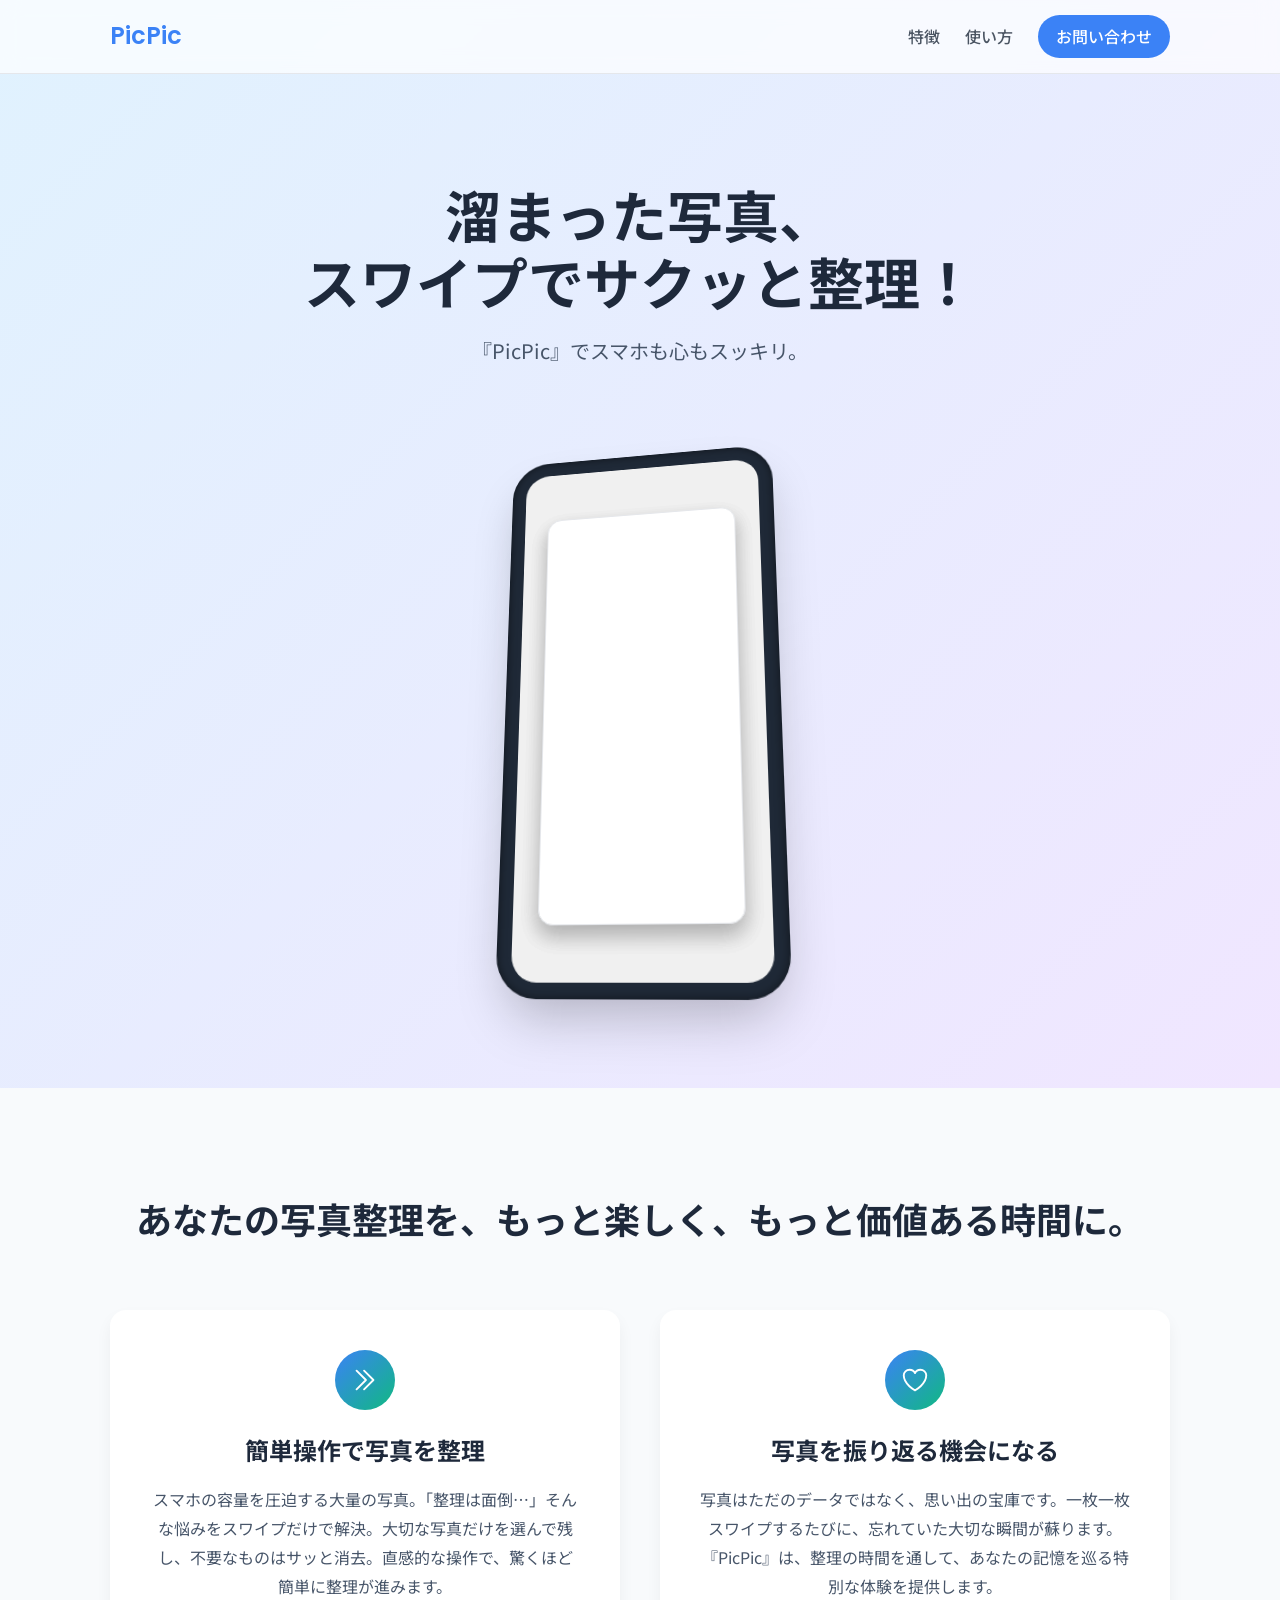
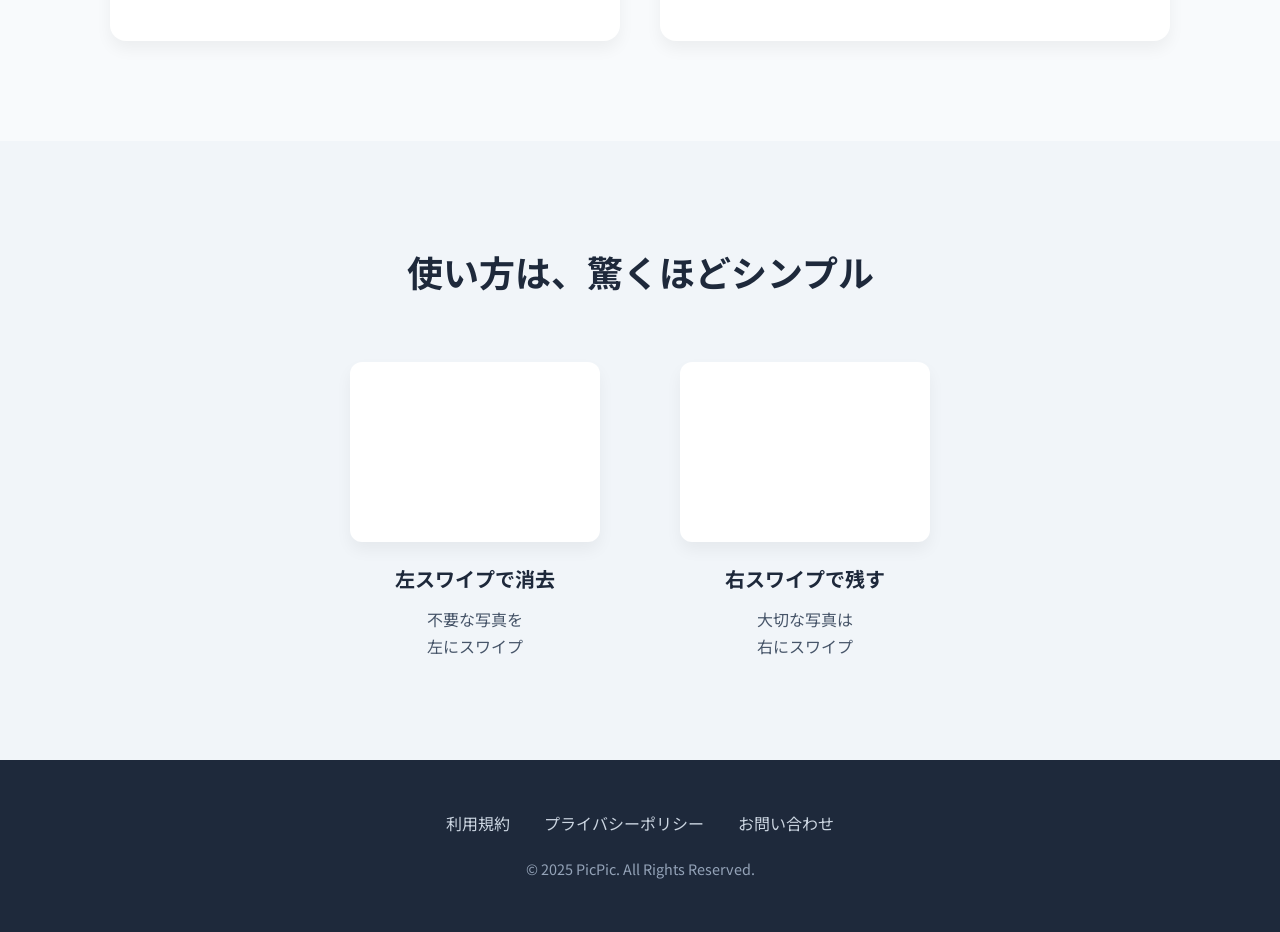
<file: index.html>
<!DOCTYPE html>
<html lang="ja">
<head>
    <meta charset="UTF-8">
    <meta name="viewport" content="width=device-width, initial-scale=1.0">
    <title>PicPic（ピクピク）| スワイプ写真整理</title>
    <link rel="stylesheet" href="style.css">
    <link rel="preconnect" href="https://fonts.googleapis.com">
    <link rel="preconnect" href="https://fonts.gstatic.com" crossorigin>
    <link href="https://fonts.googleapis.com/css2?family=Noto+Sans+JP:wght@400;700&family=Poppins:wght@600&display=swap" rel="stylesheet">
</head>
<body>

    <header class="header">
        <div class="container">
            <a href="#" class="logo">PicPic</a>
            <nav class="nav">
                <a href="#features">特徴</a>
                <a href="#how-to-use">使い方</a>
                <a href="https://docs.google.com/forms/d/15odil5MyDfHt2y7Q4bQhyZ_4o4KHqHtr_E4wzS61g28/edit" target="_blank" class="nav-button">お問い合わせ</a>
            </nav>
        </div>
    </header>

    <main>
        <section id="hero">
            <div class="hero-content">
                <h1 class="hero-title">溜まった写真、<br>スワイプでサクッと整理！</h1>
                <p class="hero-subtitle">『PicPic』でスマホも心もスッキリ。</p>
            </div>
            <div class="hero-mockup">
                <div class="phone-mockup">
                    <div class="phone-screen">
                        <div class="card left"></div>
                        <div class="card right"></div>
                        <div class="card center"></div>
                    </div>
                </div>
            </div>
        </section>

        <section id="features" class="content-section">
            <div class="container">
                <h2 class="section-title">あなたの写真整理を、もっと楽しく、もっと価値ある時間に。</h2>
                <div class="features-grid">
                    <div class="feature-card animate-on-scroll">
                        <div class="feature-icon">
                            <svg xmlns="http://www.w3.org/2000/svg" fill="none" viewBox="0 0 24 24" stroke-width="1.5" stroke="currentColor"><path stroke-linecap="round" stroke-linejoin="round" d="M11.25 4.5l7.5 7.5-7.5 7.5m-6-15l7.5 7.5-7.5 7.5" /></svg>
                        </div>
                        <h3>簡単操作で写真を整理</h3>
                        <p>スマホの容量を圧迫する大量の写真。「整理は面倒…」そんな悩みをスワイプだけで解決。大切な写真だけを選んで残し、不要なものはサッと消去。直感的な操作で、驚くほど簡単に整理が進みます。</p>
                    </div>
                    <div class="feature-card animate-on-scroll">
                        <div class="feature-icon">
                            <svg xmlns="http://www.w3.org/2000/svg" fill="none" viewBox="0 0 24 24" stroke-width="1.5" stroke="currentColor"><path stroke-linecap="round" stroke-linejoin="round" d="M21 8.25c0-2.485-2.099-4.5-4.688-4.5-1.935 0-3.597 1.126-4.312 2.733-.715-1.607-2.377-2.733-4.313-2.733C5.1 3.75 3 5.765 3 8.25c0 7.22 9 12 9 12s9-4.78 9-12z" /></svg>
                        </div>
                        <h3>写真を振り返る機会になる</h3>
                        <p>写真はただのデータではなく、思い出の宝庫です。一枚一枚スワイプするたびに、忘れていた大切な瞬間が蘇ります。『PicPic』は、整理の時間を通して、あなたの記憶を巡る特別な体験を提供します。</p>
                    </div>
                </div>
            </div>
        </section>

        <section id="how-to-use" class="content-section">
             <div class="container">
                <h2 class="section-title">使い方は、驚くほどシンプル</h2>
                <div class="how-to-use-steps">
                    <div class="step animate-on-scroll">
                        <div class="step-image left-swipe"></div>
                        <h4>左スワイプで消去</h4>
                        <p>不要な写真を<br>左にスワイプ</p>
                    </div>
                    <div class="step animate-on-scroll">
                         <div class="step-image right-swipe"></div>
                        <h4>右スワイプで残す</h4>
                        <p>大切な写真は<br>右にスワイプ</p>
                    </div>
                </div>
            </div>
        </section>
    </main>

    <footer class="footer">
        <div class="container">
            <div class="footer-links">
                <a href="#" id="terms-link">利用規約</a>
                <a href="#" id="privacy-link">プライバシーポリシー</a>
                <a href="https://docs.google.com/forms/d/15odil5MyDfHt2y7Q4bQhyZ_4o4KHqHtr_E4wzS61g28/edit" target="_blank">お問い合わせ</a>
            </div>
            <p class="copyright">© 2025 PicPic. All Rights Reserved.</p>
        </div>
    </footer>

    <!-- Modal Structure -->
    <div id="modal" class="modal">
        <div class="modal-content">
            <span class="close-button">×</span>
            <div id="modal-body"></div>
        </div>
    </div>

    <!-- Privacy Policy Content -->
    <div id="privacy-policy-content" style="display: none;">
        <h2>プライバシーポリシー</h2>
        <p class="date">最終更新日: 2024年3月1日</p>
        
        <h3>1. はじめに</h3>
        <p>PicPic（以下「当アプリ」）は、ユーザーのプライバシーを尊重し、個人情報の保護に努めます。本プライバシーポリシーでは、当アプリによる個人情報の収集、使用、および開示に関する方針を説明します。</p>
        
        <h3>2. 収集する情報</h3>
        <p>当アプリは、以下の情報を収集する場合があります：</p>
        <ul>
            <li>写真ライブラリへのアクセス権限</li>
            <li>デバイス情報（OSバージョン、デバイスモデル等）</li>
            <li>アプリの使用状況（機能の使用頻度等）</li>
            <li>クラッシュレポートおよび診断情報</li>
        </ul>
        
        <h3>3. 情報の使用目的</h3>
        <p>収集した情報は、以下の目的で使用されます：</p>
        <ul>
            <li>アプリの基本機能の提供</li>
            <li>ユーザーエクスペリエンスの向上</li>
            <li>アプリのパフォーマンス改善</li>
            <li>技術的な問題の解決</li>
        </ul>

        <h3>4. 情報の共有</h3>
        <p>当アプリは、以下の場合を除き、ユーザーの個人情報を第三者と共有しません：</p>
        <ul>
            <li>ユーザーの同意がある場合</li>
            <li>法的要請がある場合</li>
            <li>サービス提供に必要な外部サービスとの連携</li>
        </ul>

        <h3>5. データの保護</h3>
        <p>当アプリは、収集した情報の安全性を確保するため、適切な技術的・組織的措置を講じています。</p>
        
        <h3>6. ユーザーの権利</h3>
        <p>ユーザーには以下の権利があります：</p>
        <ul>
            <li>個人情報へのアクセス</li>
            <li>個人情報の訂正</li>
            <li>個人情報の削除</li>
            <li>データポータビリティ</li>
        </ul>

        <h3>7. 変更</h3>
        <p>本プライバシーポリシーは、必要に応じて更新される場合があります。重要な変更がある場合は、アプリ内で通知します。</p>
        
        <h3>8. お問い合わせ</h3>
        <p>本プライバシーポリシーに関するご質問やご意見は、以下の連絡先までお願いします：<br>support@picpic.app</p>
    </div>

    <!-- Terms of Service Content -->
    <div id="terms-of-service-content" style="display: none;">
        <h2>利用規約</h2>
        <p class="date">最終更新日: 2024年3月1日</p>

        <h3>1. はじめに</h3>
        <p>本利用規約（以下「本規約」）は、PicPic（以下「当アプリ」）の利用条件を定めるものです。ユーザーは、本規約に同意の上、当アプリをご利用ください。</p>
        
        <h3>2. 利用資格</h3>
        <p>当アプリの利用には、以下の条件を満たす必要があります：</p>
        <ul>
            <li>13歳以上であること</li>
            <li>本規約に同意していること</li>
            <li>写真ライブラリへのアクセスを許可していること</li>
        </ul>

        <h3>3. 利用制限</h3>
        <p>無料版ユーザーには、以下の制限があります：</p>
        <ul>
            <li>1日のスワイプ回数: 100回</li>
            <li>1日のお気に入り登録: 5回</li>
            <li>1日の戻る機能: 5回</li>
            <li>アルバム機能の利用不可</li>
            <li>広告の表示</li>
        </ul>

        <h3>4. プレミアム会員</h3>
        <p>プレミアム会員は、以下の特典を利用できます：</p>
        <ul>
            <li>無制限のスワイプ</li>
            <li>無制限のお気に入り登録</li>
            <li>無制限の戻る機能</li>
            <li>アルバム機能の利用</li>
            <li>広告の非表示</li>
        </ul>

        <h3>5. 禁止事項</h3>
        <p>以下の行為を禁止します：</p>
        <ul>
            <li>当アプリの不正利用</li>
            <li>当アプリの複製、改変、リバースエンジニアリング</li>
            <li>当アプリの第三者への譲渡、貸与</li>
            <li>その他、法令や公序良俗に反する行為</li>
        </ul>

        <h3>6. 免責事項</h3>
        <p>当アプリは、以下について一切の責任を負いません：</p>
        <ul>
            <li>利用者の故意または過失により生じた損害</li>
            <li>第三者の行為により生じた損害</li>
            <li>通信環境等の不具合により生じた損害</li>
            <li>その他、当アプリの利用に関連して生じた損害</li>
        </ul>

        <h3>7. サービスの変更・終了</h3>
        <p>当アプリは、以下の場合にサービスの変更または終了を行うことがあります：</p>
        <ul>
            <li>事前に告知の上でのサービス内容の変更</li>
            <li>システムメンテナンス、更新を行う場合</li>
            <li>その他、運営上必要と判断した場合</li>
        </ul>
        
        <h3>8. 規約の変更</h3>
        <p>本規約は、必要に応じて変更される場合があります。重要な変更がある場合は、アプリ内で通知します。</p>

        <h3>9. 準拠法・管轄裁判所</h3>
        <p>本規約の解釈にあたっては、日本法を準拠法とします。本規約に関して紛争が生じた場合には、東京地方裁判所を第一審の専属的合意管轄裁判所とします。</p>

        <h3>10. お問い合わせ</h3>
        <p>本規約に関するご質問やご意見は、以下の連絡先までお願いします：<br>support@picpic.app</p>
    </div>

    <script src="script.js"></script>
</body>
</html>
</file>
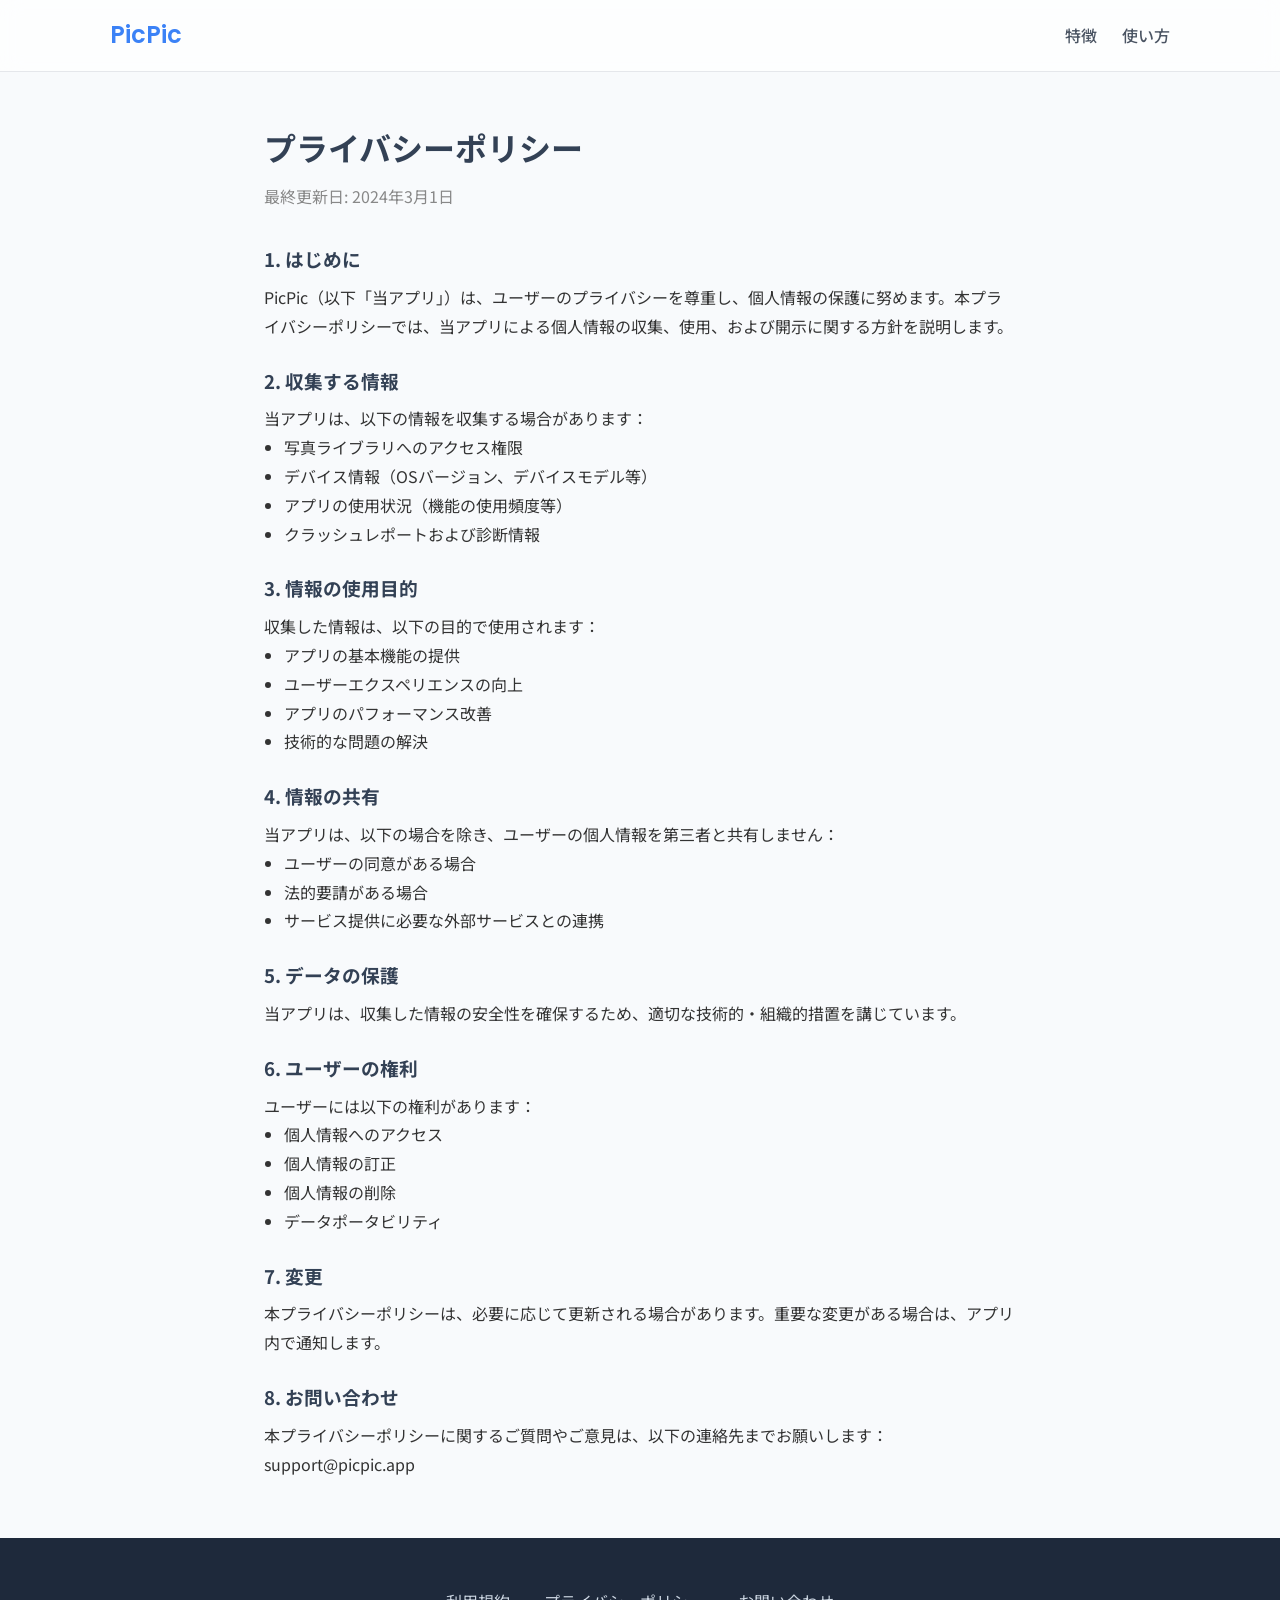
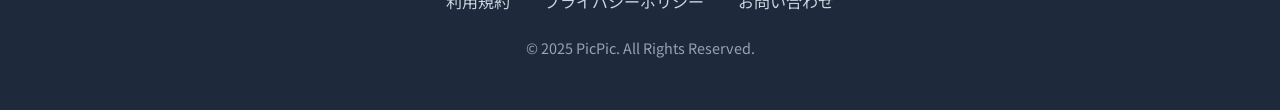
<file: privacy.html>
<!DOCTYPE html>
<html lang="ja">
<head>
    <meta charset="UTF-8">
    <meta name="viewport" content="width=device-width, initial-scale=1.0">
    <title>プライバシーポリシー | PicPic</title>
    <link rel="stylesheet" href="style.css">
    <link rel="preconnect" href="https://fonts.googleapis.com">
    <link rel="preconnect" href="https://fonts.gstatic.com" crossorigin>
    <link href="https://fonts.googleapis.com/css2?family=Noto+Sans+JP:wght@400;700&family=Poppins:wght@600&display=swap" rel="stylesheet">
    <style>
        .legal-content { max-width: 800px; margin: 0 auto; padding: 120px 24px 60px; }
        .legal-content h2 { font-size: 2em; margin-bottom: 8px; }
        .legal-content .date { color: #888; margin-bottom: 32px; }
        .legal-content h3 { margin-top: 24px; margin-bottom: 8px; }
        .legal-content p, .legal-content li { line-height: 1.8; color: #333; }
        .legal-content ul { padding-left: 20px; margin-bottom: 16px; }
    </style>
</head>
<body>

    <header class="header">
        <div class="container">
            <a href="index.html" class="logo">PicPic</a>
            <nav class="nav">
                <a href="index.html#features">特徴</a>
                <a href="index.html#how-to-use">使い方</a>
            </nav>
        </div>
    </header>

    <main class="legal-content">
        <h2>プライバシーポリシー</h2>
        <p class="date">最終更新日: 2024年3月1日</p>

        <h3>1. はじめに</h3>
        <p>PicPic（以下「当アプリ」）は、ユーザーのプライバシーを尊重し、個人情報の保護に努めます。本プライバシーポリシーでは、当アプリによる個人情報の収集、使用、および開示に関する方針を説明します。</p>

        <h3>2. 収集する情報</h3>
        <p>当アプリは、以下の情報を収集する場合があります：</p>
        <ul>
            <li>写真ライブラリへのアクセス権限</li>
            <li>デバイス情報（OSバージョン、デバイスモデル等）</li>
            <li>アプリの使用状況（機能の使用頻度等）</li>
            <li>クラッシュレポートおよび診断情報</li>
        </ul>

        <h3>3. 情報の使用目的</h3>
        <p>収集した情報は、以下の目的で使用されます：</p>
        <ul>
            <li>アプリの基本機能の提供</li>
            <li>ユーザーエクスペリエンスの向上</li>
            <li>アプリのパフォーマンス改善</li>
            <li>技術的な問題の解決</li>
        </ul>

        <h3>4. 情報の共有</h3>
        <p>当アプリは、以下の場合を除き、ユーザーの個人情報を第三者と共有しません：</p>
        <ul>
            <li>ユーザーの同意がある場合</li>
            <li>法的要請がある場合</li>
            <li>サービス提供に必要な外部サービスとの連携</li>
        </ul>

        <h3>5. データの保護</h3>
        <p>当アプリは、収集した情報の安全性を確保するため、適切な技術的・組織的措置を講じています。</p>

        <h3>6. ユーザーの権利</h3>
        <p>ユーザーには以下の権利があります：</p>
        <ul>
            <li>個人情報へのアクセス</li>
            <li>個人情報の訂正</li>
            <li>個人情報の削除</li>
            <li>データポータビリティ</li>
        </ul>

        <h3>7. 変更</h3>
        <p>本プライバシーポリシーは、必要に応じて更新される場合があります。重要な変更がある場合は、アプリ内で通知します。</p>

        <h3>8. お問い合わせ</h3>
        <p>本プライバシーポリシーに関するご質問やご意見は、以下の連絡先までお願いします：<br>support@picpic.app</p>
    </main>

    <footer class="footer">
        <div class="container">
            <div class="footer-links">
                <a href="terms.html">利用規約</a>
                <a href="privacy.html">プライバシーポリシー</a>
                <a href="https://docs.google.com/forms/d/15odil5MyDfHt2y7Q4bQhyZ_4o4KHqHtr_E4wzS61g28/edit" target="_blank">お問い合わせ</a>
            </div>
            <p class="copyright">© 2025 PicPic. All Rights Reserved.</p>
        </div>
    </footer>

</body>
</html>
</file>
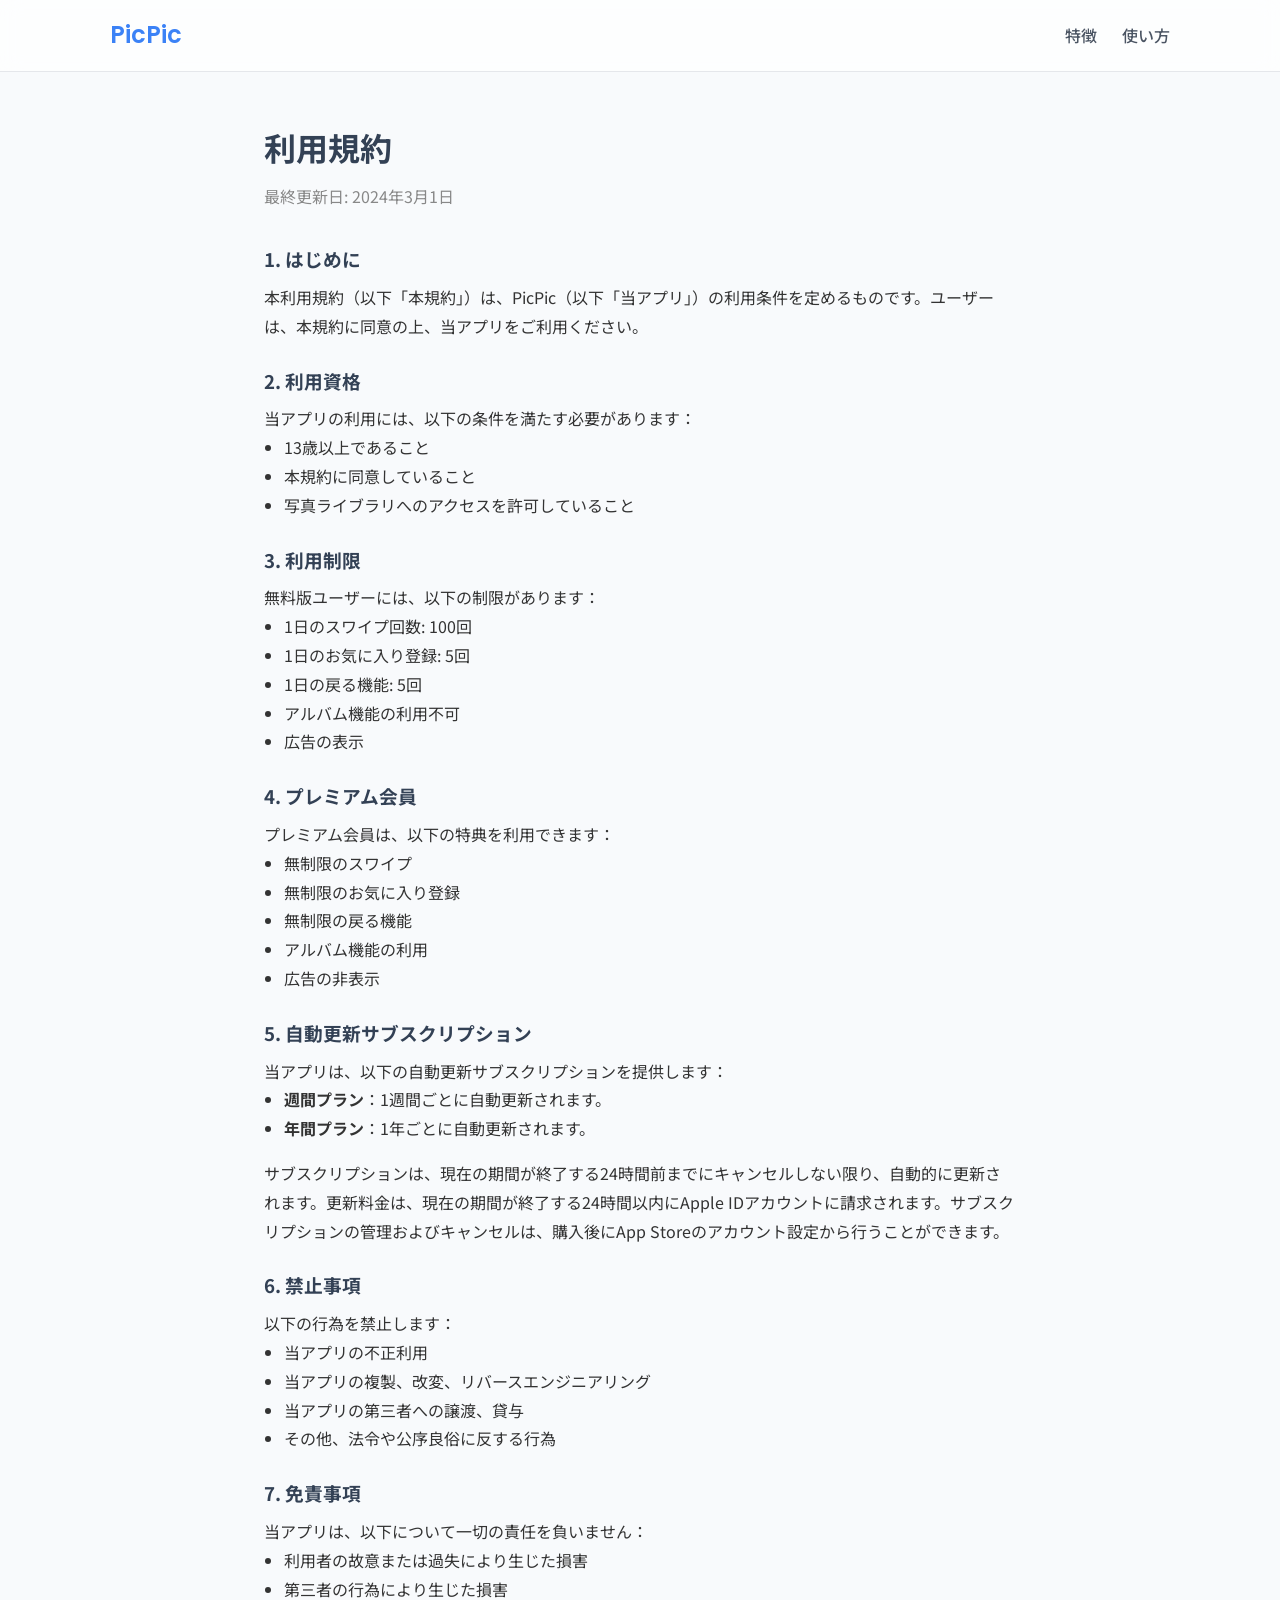
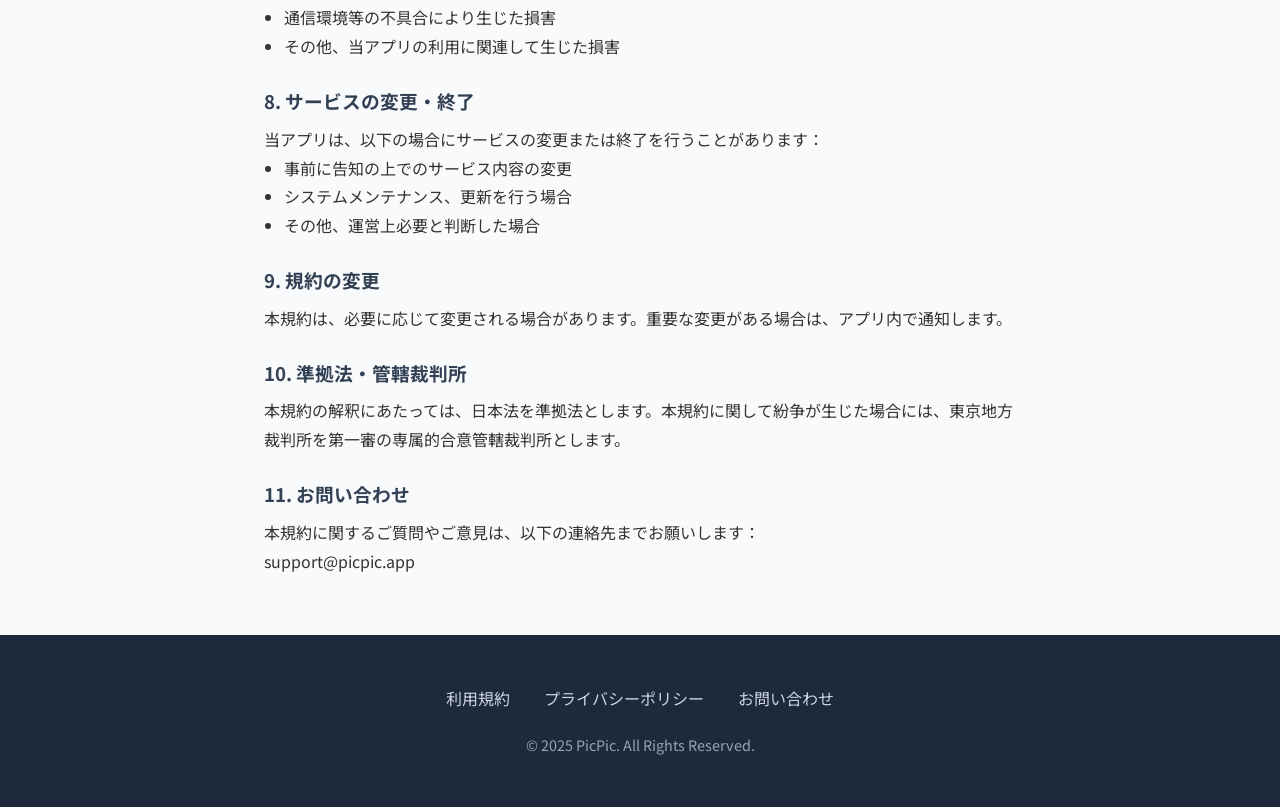
<file: terms.html>
<!DOCTYPE html>
<html lang="ja">
<head>
    <meta charset="UTF-8">
    <meta name="viewport" content="width=device-width, initial-scale=1.0">
    <title>利用規約 | PicPic</title>
    <link rel="stylesheet" href="style.css">
    <link rel="preconnect" href="https://fonts.googleapis.com">
    <link rel="preconnect" href="https://fonts.gstatic.com" crossorigin>
    <link href="https://fonts.googleapis.com/css2?family=Noto+Sans+JP:wght@400;700&family=Poppins:wght@600&display=swap" rel="stylesheet">
    <style>
        .legal-content { max-width: 800px; margin: 0 auto; padding: 120px 24px 60px; }
        .legal-content h2 { font-size: 2em; margin-bottom: 8px; }
        .legal-content .date { color: #888; margin-bottom: 32px; }
        .legal-content h3 { margin-top: 24px; margin-bottom: 8px; }
        .legal-content p, .legal-content li { line-height: 1.8; color: #333; }
        .legal-content ul { padding-left: 20px; margin-bottom: 16px; }
    </style>
</head>
<body>

    <header class="header">
        <div class="container">
            <a href="index.html" class="logo">PicPic</a>
            <nav class="nav">
                <a href="index.html#features">特徴</a>
                <a href="index.html#how-to-use">使い方</a>
            </nav>
        </div>
    </header>

    <main class="legal-content">
        <h2>利用規約</h2>
        <p class="date">最終更新日: 2024年3月1日</p>

        <h3>1. はじめに</h3>
        <p>本利用規約（以下「本規約」）は、PicPic（以下「当アプリ」）の利用条件を定めるものです。ユーザーは、本規約に同意の上、当アプリをご利用ください。</p>

        <h3>2. 利用資格</h3>
        <p>当アプリの利用には、以下の条件を満たす必要があります：</p>
        <ul>
            <li>13歳以上であること</li>
            <li>本規約に同意していること</li>
            <li>写真ライブラリへのアクセスを許可していること</li>
        </ul>

        <h3>3. 利用制限</h3>
        <p>無料版ユーザーには、以下の制限があります：</p>
        <ul>
            <li>1日のスワイプ回数: 100回</li>
            <li>1日のお気に入り登録: 5回</li>
            <li>1日の戻る機能: 5回</li>
            <li>アルバム機能の利用不可</li>
            <li>広告の表示</li>
        </ul>

        <h3>4. プレミアム会員</h3>
        <p>プレミアム会員は、以下の特典を利用できます：</p>
        <ul>
            <li>無制限のスワイプ</li>
            <li>無制限のお気に入り登録</li>
            <li>無制限の戻る機能</li>
            <li>アルバム機能の利用</li>
            <li>広告の非表示</li>
        </ul>

        <h3>5. 自動更新サブスクリプション</h3>
        <p>当アプリは、以下の自動更新サブスクリプションを提供します：</p>
        <ul>
            <li><strong>週間プラン</strong>：1週間ごとに自動更新されます。</li>
            <li><strong>年間プラン</strong>：1年ごとに自動更新されます。</li>
        </ul>
        <p>サブスクリプションは、現在の期間が終了する24時間前までにキャンセルしない限り、自動的に更新されます。更新料金は、現在の期間が終了する24時間以内にApple IDアカウントに請求されます。サブスクリプションの管理およびキャンセルは、購入後にApp Storeのアカウント設定から行うことができます。</p>

        <h3>6. 禁止事項</h3>
        <p>以下の行為を禁止します：</p>
        <ul>
            <li>当アプリの不正利用</li>
            <li>当アプリの複製、改変、リバースエンジニアリング</li>
            <li>当アプリの第三者への譲渡、貸与</li>
            <li>その他、法令や公序良俗に反する行為</li>
        </ul>

        <h3>7. 免責事項</h3>
        <p>当アプリは、以下について一切の責任を負いません：</p>
        <ul>
            <li>利用者の故意または過失により生じた損害</li>
            <li>第三者の行為により生じた損害</li>
            <li>通信環境等の不具合により生じた損害</li>
            <li>その他、当アプリの利用に関連して生じた損害</li>
        </ul>

        <h3>8. サービスの変更・終了</h3>
        <p>当アプリは、以下の場合にサービスの変更または終了を行うことがあります：</p>
        <ul>
            <li>事前に告知の上でのサービス内容の変更</li>
            <li>システムメンテナンス、更新を行う場合</li>
            <li>その他、運営上必要と判断した場合</li>
        </ul>

        <h3>9. 規約の変更</h3>
        <p>本規約は、必要に応じて変更される場合があります。重要な変更がある場合は、アプリ内で通知します。</p>

        <h3>10. 準拠法・管轄裁判所</h3>
        <p>本規約の解釈にあたっては、日本法を準拠法とします。本規約に関して紛争が生じた場合には、東京地方裁判所を第一審の専属的合意管轄裁判所とします。</p>

        <h3>11. お問い合わせ</h3>
        <p>本規約に関するご質問やご意見は、以下の連絡先までお願いします：<br>support@picpic.app</p>
    </main>

    <footer class="footer">
        <div class="container">
            <div class="footer-links">
                <a href="terms.html">利用規約</a>
                <a href="privacy.html">プライバシーポリシー</a>
                <a href="https://docs.google.com/forms/d/15odil5MyDfHt2y7Q4bQhyZ_4o4KHqHtr_E4wzS61g28/edit" target="_blank">お問い合わせ</a>
            </div>
            <p class="copyright">© 2025 PicPic. All Rights Reserved.</p>
        </div>
    </footer>

</body>
</html>
</file>
<file: style.css>
/* --- Reset & Basic Styles --- */
:root {
    --primary-color: #3b82f6;
    --secondary-color: #10b981;
    --text-color: #334155;
    --bg-color: #f8fafc;
    --card-bg: #ffffff;
    --font-primary: 'Noto Sans JP', sans-serif;
    --font-secondary: 'Poppins', sans-serif;
}

*, *::before, *::after {
    box-sizing: border-box;
    margin: 0;
    padding: 0;
}

html {
    scroll-behavior: smooth;
}

body {
    font-family: var(--font-primary);
    background-color: var(--bg-color);
    color: var(--text-color);
    line-height: 1.7;
}

.container {
    max-width: 1100px;
    margin: 0 auto;
    padding: 0 20px;
}

/* --- Header --- */
.header {
    position: fixed;
    top: 0;
    left: 0;
    width: 100%;
    z-index: 1000;
    padding: 15px 0;
    transition: all 0.3s ease;
    background: rgba(255, 255, 255, 0.7);
    backdrop-filter: blur(10px);
    border-bottom: 1px solid #e5e7eb;
}

.header .container {
    display: flex;
    justify-content: space-between;
    align-items: center;
}

.logo {
    font-family: var(--font-secondary);
    font-size: 24px;
    font-weight: 600;
    text-decoration: none;
    color: var(--primary-color);
}

.nav {
    display: flex;
    align-items: center;
    gap: 25px;
}

.nav a {
    text-decoration: none;
    color: #4b5563;
    font-weight: 500;
    transition: color 0.3s;
}

.nav a:hover {
    color: var(--primary-color);
}

.nav-button {
    background-color: var(--primary-color);
    color: white !important;
    padding: 8px 18px;
    border-radius: 50px;
    transition: background-color 0.3s, transform 0.3s;
}

.nav-button:hover {
    background-color: #2563eb;
    transform: translateY(-2px);
}

/* --- Hero Section --- */
#hero {
    padding: 180px 0 100px;
    text-align: center;
    overflow: hidden;
    position: relative;
    background: linear-gradient(135deg, #e0f2fe, #f0e6ff);
}

.hero-content {
    position: relative;
    z-index: 2;
}

.hero-title {
    font-size: 3.5rem;
    font-weight: 700;
    color: #1e293b;
    line-height: 1.2;
    margin-bottom: 20px;
}

.hero-subtitle {
    font-size: 1.25rem;
    color: #475569;
}

/* Phone Mockup & Animation */
.hero-mockup {
    margin-top: 60px;
    display: flex;
    justify-content: center;
    align-items: center;
    perspective: 1000px;
}

.phone-mockup {
    width: 280px;
    height: 560px;
    background: #1f2937;
    border-radius: 40px;
    padding: 15px;
    box-shadow: 0 25px 50px -12px rgba(0, 0, 0, 0.25), inset 0 0 10px rgba(0,0,0,0.5);
    position: relative;
    transform: rotateX(15deg) rotateY(-10deg);
}

.phone-screen {
    width: 100%;
    height: 100%;
    background: #f0f0f0;
    border-radius: 25px;
    position: relative;
    overflow: hidden;
}

.phone-screen .card {
    position: absolute;
    width: 80%;
    height: 80%;
    top: 10%;
    left: 10%;
    background-size: cover;
    background-position: center;
    border-radius: 15px;
    box-shadow: 0 10px 20px rgba(0,0,0,0.1);
    background-color: #fff;
    border: 1px solid #e5e7eb;
}

.card.center {
    background-image: url('https://source.unsplash.com/random/400x600?nature,3');
    animation: swipe-center 10s infinite ease-in-out;
    z-index: 3;
}
.card.right {
    background-image: url('https://source.unsplash.com/random/400x600?people,3');
    animation: swipe-right 10s infinite ease-in-out;
    z-index: 2;
}
.card.left {
    background-image: url('https://source.unsplash.com/random/400x600?city,3');
    animation: swipe-left 10s infinite ease-in-out;
    z-index: 1;
}

@keyframes swipe-center {
    0%, 25% { transform: translateX(0) rotate(0); opacity: 1; }
    30% { transform: translateX(-150%) rotate(-20deg); opacity: 0; }
    31% { transform: translateX(150%) rotate(20deg); }
    35%, 100% { transform: translateX(0) rotate(0); opacity: 1; }
}
@keyframes swipe-right {
    0%, 25% { transform: scale(0.9) translateY(20px); opacity: 1; }
    35%, 60% { transform: translateX(0) rotate(0); opacity: 1; }
    65% { transform: translateX(150%) rotate(20deg); opacity: 0; }
    66% { transform: translateX(-150%) rotate(-20deg); }
    70%, 100% { transform: scale(0.9) translateY(20px); opacity: 1; }
}
@keyframes swipe-left {
    0%, 60% { transform: scale(0.8) translateY(40px); opacity: 1; }
    70%, 100% { transform: translateX(0) rotate(0); opacity: 1; }
}


/* --- General Section Styles --- */
.content-section {
    padding: 100px 0;
}

.section-title {
    text-align: center;
    font-size: 2.25rem;
    color: #1e293b;
    margin-bottom: 60px;
    font-weight: 700;
}

/* --- Features Section --- */
.features-grid {
    display: grid;
    grid-template-columns: repeat(2, 1fr);
    gap: 40px;
}

.feature-card {
    background: var(--card-bg);
    padding: 40px;
    border-radius: 16px;
    box-shadow: 0 8px 16px rgba(0,0,0,0.05);
    transition: transform 0.3s, box-shadow 0.3s;
    text-align: center;
}

.feature-card:hover {
    transform: translateY(-10px);
    box-shadow: 0 12px 24px rgba(0,0,0,0.1);
}

.feature-icon {
    width: 60px;
    height: 60px;
    margin: 0 auto 20px;
    border-radius: 50%;
    display: flex;
    align-items: center;
    justify-content: center;
    background: linear-gradient(135deg, var(--primary-color), var(--secondary-color));
}

.feature-icon svg {
    width: 30px;
    height: 30px;
    color: white;
}

.feature-card h3 {
    font-size: 1.5rem;
    margin-bottom: 15px;
    color: #1e293b;
}

.feature-card p {
    color: #475569;
    font-size: 1rem;
    line-height: 1.8;
}

/* --- How to Use Section --- */
#how-to-use {
    background-color: #f1f5f9;
}

.how-to-use-steps {
    display: flex;
    justify-content: center;
    gap: 80px;
    text-align: center;
}

.step h4 {
    font-size: 1.25rem;
    margin-top: 20px;
    margin-bottom: 10px;
    color: #1e293b;
}

.step p {
    color: #475569;
}

.step-image {
    width: 250px;
    height: 180px;
    border-radius: 12px;
    background-color: var(--card-bg);
    box-shadow: 0 8px 16px rgba(0,0,0,0.05);
    background-image: url('https://source.unsplash.com/random/500x360?nature,5');
    background-size: cover;
    background-position: center;
    position: relative;
    overflow: hidden;
}

.step-image::after {
    content: '';
    position: absolute;
    width: 100px;
    height: 100px;
    background: rgba(255,255,255,0.5);
    border-radius: 50%;
    top: 50%;
    left: 50%;
    transform: translate(-50%, -50%);
    opacity: 0;
    transition: all 0.5s ease-out;
}
.step:hover .step-image::after {
    opacity: 1;
    animation-duration: 1.5s;
    animation-iteration-count: infinite;
}

.left-swipe:hover::after { animation-name: swipe-effect-left; }
.right-swipe:hover::after { animation-name: swipe-effect-right; }

@keyframes swipe-effect-left {
    0% { transform: translate(-50%, -50%) scale(0.5); opacity: 1; }
    100% { transform: translate(-200%, -50%) scale(1.5); opacity: 0; }
}

@keyframes swipe-effect-right {
    0% { transform: translate(-50%, -50%) scale(0.5); opacity: 1; }
    100% { transform: translate(100%, -50%) scale(1.5); opacity: 0; }
}

/* --- Footer --- */
.footer {
    background-color: #1e293b;
    color: #cbd5e1;
    padding: 50px 0;
    text-align: center;
}

.footer-links {
    margin-bottom: 20px;
}

.footer-links a {
    color: #cbd5e1;
    text-decoration: none;
    margin: 0 15px;
    transition: color 0.3s;
}

.footer-links a:hover {
    color: white;
    text-decoration: underline;
}

.copyright {
    font-size: 0.9rem;
    color: #94a3b8;
}


/* --- Modal --- */
.modal {
    display: none;
    position: fixed;
    z-index: 2000;
    left: 0;
    top: 0;
    width: 100%;
    height: 100%;
    overflow: auto;
    background-color: rgba(0,0,0,0.6);
    animation: fadeIn 0.3s;
}

.modal-content {
    background-color: #fefefe;
    margin: 5% auto;
    padding: 30px 40px;
    border-radius: 8px;
    max-width: 800px;
    width: 90%;
    position: relative;
    box-shadow: 0 10px 30px rgba(0,0,0,0.2);
    animation: slideIn 0.4s ease-out;
}

#modal-body {
    max-height: 75vh;
    overflow-y: auto;
}

#modal-body h2 { color: #1e293b; font-size: 1.8rem; margin-bottom: 10px; }
#modal-body h3 { color: #334155; font-size: 1.3rem; margin-top: 25px; margin-bottom: 10px; border-bottom: 2px solid #e2e8f0; padding-bottom: 5px; }
#modal-body p { margin-bottom: 15px; line-height: 1.8; color: #475569; }
#modal-body ul { list-style-position: inside; padding-left: 10px; margin-bottom: 15px; color: #475569; }
#modal-body li { margin-bottom: 8px; }
#modal-body .date { font-style: italic; color: #64748b; margin-bottom: 20px; }


.close-button {
    color: #aaa;
    position: absolute;
    top: 15px;
    right: 25px;
    font-size: 28px;
    font-weight: bold;
    cursor: pointer;
}

.close-button:hover,
.close-button:focus {
    color: black;
}

@keyframes fadeIn { from { opacity: 0; } to { opacity: 1; } }
@keyframes slideIn { from { transform: translateY(-50px); opacity: 0; } to { transform: translateY(0); opacity: 1; } }

/* --- Scroll Animation --- */
.animate-on-scroll {
    opacity: 0;
    transform: translateY(30px);
    transition: opacity 0.6s ease-out, transform 0.6s ease-out;
}

.animate-on-scroll.is-visible {
    opacity: 1;
    transform: translateY(0);
}

/* --- Responsive Design --- */
@media (max-width: 768px) {
    .hero-title { font-size: 2.5rem; }
    .nav { display: none; } /* Simplified for example; a hamburger menu would be ideal */
    .features-grid { grid-template-columns: 1fr; }
    .how-to-use-steps { flex-direction: column; gap: 50px; }
    .phone-mockup { width: 240px; height: 480px; }
    .modal-content { margin: 10% auto; }
}
</file>
